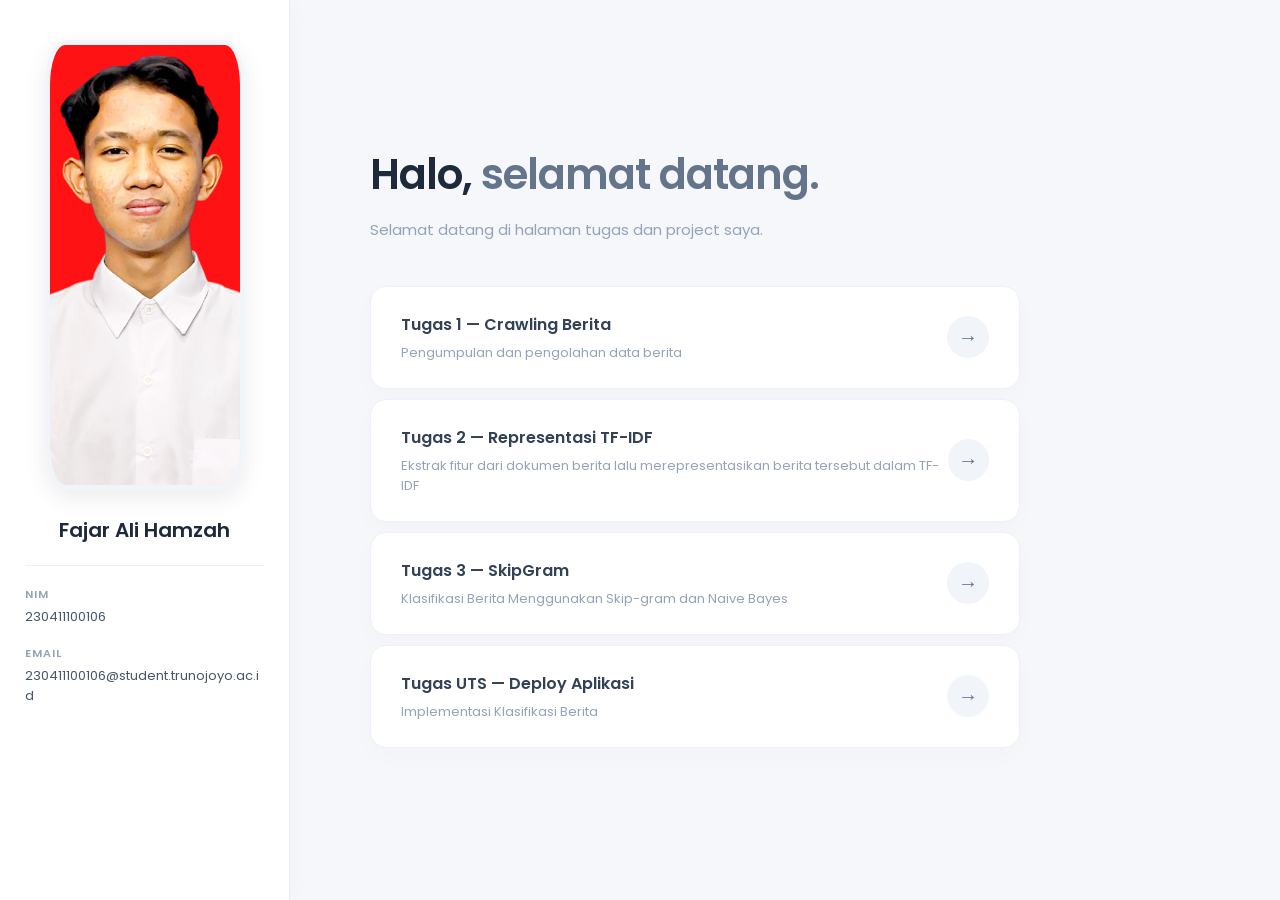
<file: index.html>
<!DOCTYPE html>
<html lang="id">
<head>
    <meta charset="UTF-8">
    <meta name="viewport" content="width=device-width, initial-scale=1.0">
    <title>PPW | Fajar Ali Hamzah</title>

    <!-- Font Poppins -->
    <link href="https://fonts.googleapis.com/css2?family=Poppins:wght@400;500;600;700&display=swap" rel="stylesheet">

    <style>
        * {
            margin: 0;
            padding: 0;
            box-sizing: border-box;
        }

        body {
            font-family: 'Poppins', sans-serif;
            background: #f5f7fb;
            color: #1e293b;
            min-height: 100vh;
        }

        /* Layout utama */
        .container {
            display: flex;
            min-height: 100vh;
        }

        /* Sidebar */
        .sidebar {
            width: 290px;
            background: #ffffff;
            padding: 40px 25px;
            display: flex;
            flex-direction: column;
            align-items: center;
            border-right: 1px solid #e8edf3;
            box-shadow: 4px 0 20px rgba(0, 0, 0, 0.02);
        }

        /* Foto profil */
        .profile-img {
            width: 200px;
            height: 50vh;
            border-radius: 10%;
            object-fit: cover;
            border: 5px solid #f1f5f9;
            box-shadow: 0 8px 25px rgba(0, 0, 0, 0.08);
            margin-bottom: 25px;
        }

        .profile-name {
            font-size: 20px;
            font-weight: 600;
            text-align: center;
            color: #1e293b;
            margin-bottom: 20px;
        }

        /* Informasi profil */
        .profile-info {
            width: 100%;
            border-top: 1px solid #edf1f5;
            padding-top: 20px;
        }

        .info-item {
            margin-bottom: 18px;
        }

        .info-label {
            font-size: 11px;
            font-weight: 600;
            color: #94a3b8;
            text-transform: uppercase;
            letter-spacing: 1px;
            margin-bottom: 4px;
        }

        .info-value {
            font-size: 13px;
            color: #475569;
            word-break: break-word;
        }

        /* Konten utama */
        .main-content {
            flex: 1;
            padding: 70px 80px;
            display: flex;
            flex-direction: column;
            justify-content: center;
        }

        .welcome-text {
            font-size: 42px;
            font-weight: 600;
            color: #1e293b;
            margin-bottom: 12px;
            letter-spacing: -1px;
        }

        .welcome-text span {
            color: #64748b;
        }

        .subtitle {
            font-size: 15px;
            color: #94a3b8;
            margin-bottom: 45px;
        }

        /* Kartu tugas */
        .task-card {
            background: #ffffff;
            border: 1px solid #edf1f5;
            border-radius: 16px;
            padding: 25px 30px;
            max-width: 650px;
            display: flex;
            align-items: center;
            justify-content: space-between;
            text-decoration: none;
            transition: all 0.3s ease;
            box-shadow: 0 8px 25px rgba(0, 0, 0, 0.02);
            margin-bottom: 10px;
        }

        .task-card:hover {
            transform: translateY(-5px);
            box-shadow: 0 15px 35px rgba(0, 0, 0, 0.08);
            border-color: #cbd5e1;
        }

        .task-info h3 {
            font-size: 16px;
            font-weight: 600;
            color: #334155;
            margin-bottom: 6px;
        }

        .task-info p {
            font-size: 13px;
            color: #94a3b8;
        }

        .arrow {
            width: 42px;
            height: 42px;
            border-radius: 50%;
            background: #f1f5f9;
            display: flex;
            align-items: center;
            justify-content: center;
            color: #64748b;
            font-size: 20px;
            transition: 0.3s;
        }

        .task-card:hover .arrow {
            background: #334155;
            color: white;
        }

        /* Responsif */
        @media (max-width: 768px) {
            .container {
                flex-direction: column;
            }

            .sidebar {
                width: 100%;
                padding: 30px 25px;
            }

            .main-content {
                padding: 45px 25px;
            }

            .welcome-text {
                font-size: 32px;
            }

            .task-card {
                padding: 20px;
            }
        }
    </style>
</head>

<body>

    <div class="container">

        <!-- SIDEBAR -->
        <aside class="sidebar">

            <!-- Ganti foto.jpg dengan foto Anda -->
            <img src="foto.png" alt="Foto Profil" class="profile-img">

            <h2 class="profile-name">Fajar Ali Hamzah</h2>

            <div class="profile-info">

                <div class="info-item">
                    <div class="info-label">NIM</div>
                    <div class="info-value">230411100106</div>
                </div>

                <div class="info-item">
                    <div class="info-label">Email</div>
                    <div class="info-value">230411100106@student.trunojoyo.ac.id</div>
                </div>

            </div>

        </aside>

        <!-- KONTEN UTAMA -->
        <main class="main-content">

            <h1 class="welcome-text">
                Halo, <span>selamat datang.</span>
            </h1>

            <p class="subtitle">
                Selamat datang di halaman tugas dan project saya.
            </p>

            <!-- Hyperlink menuju halaman tugas 1 -->
            <a href="tugas1.html" class="task-card">

                <div class="task-info">
                    <h3>Tugas 1 — Crawling Berita</h3>
                    <p>Pengumpulan dan pengolahan data berita</p>
                </div>

                <div class="arrow">
                    →
                </div>

            </a>

            <!-- Hyperlink menuju halaman tugas 1 -->
            <a href="tugas2.html" class="task-card">

                <div class="task-info">
                    <h3>Tugas 2 — Representasi TF-IDF</h3>
                    <p>Ekstrak fitur dari dokumen berita lalu merepresentasikan berita tersebut dalam TF-IDF</p>
                </div>

                <div class="arrow">
                    →
                </div>

            </a>

            <!-- Hyperlink menuju halaman tugas 1 -->
            <a href="tugas3.html" class="task-card">

                <div class="task-info">
                    <h3>Tugas 3 — SkipGram</h3>
                    <p>Klasifikasi Berita Menggunakan Skip-gram dan Naive Bayes</p>
                </div>

                <div class="arrow">
                    →
                </div>

            </a>

                        <!-- Hyperlink menuju halaman tugas 1 -->
            <a href="uts.html" class="task-card">

                <div class="task-info">
                    <h3>Tugas UTS — Deploy Aplikasi</h3>
                    <p>Implementasi Klasifikasi Berita</p>
                </div>

                <div class="arrow">
                    →
                </div>

            </a>
        </main>

    </div>

</body>
</html>
</file>
